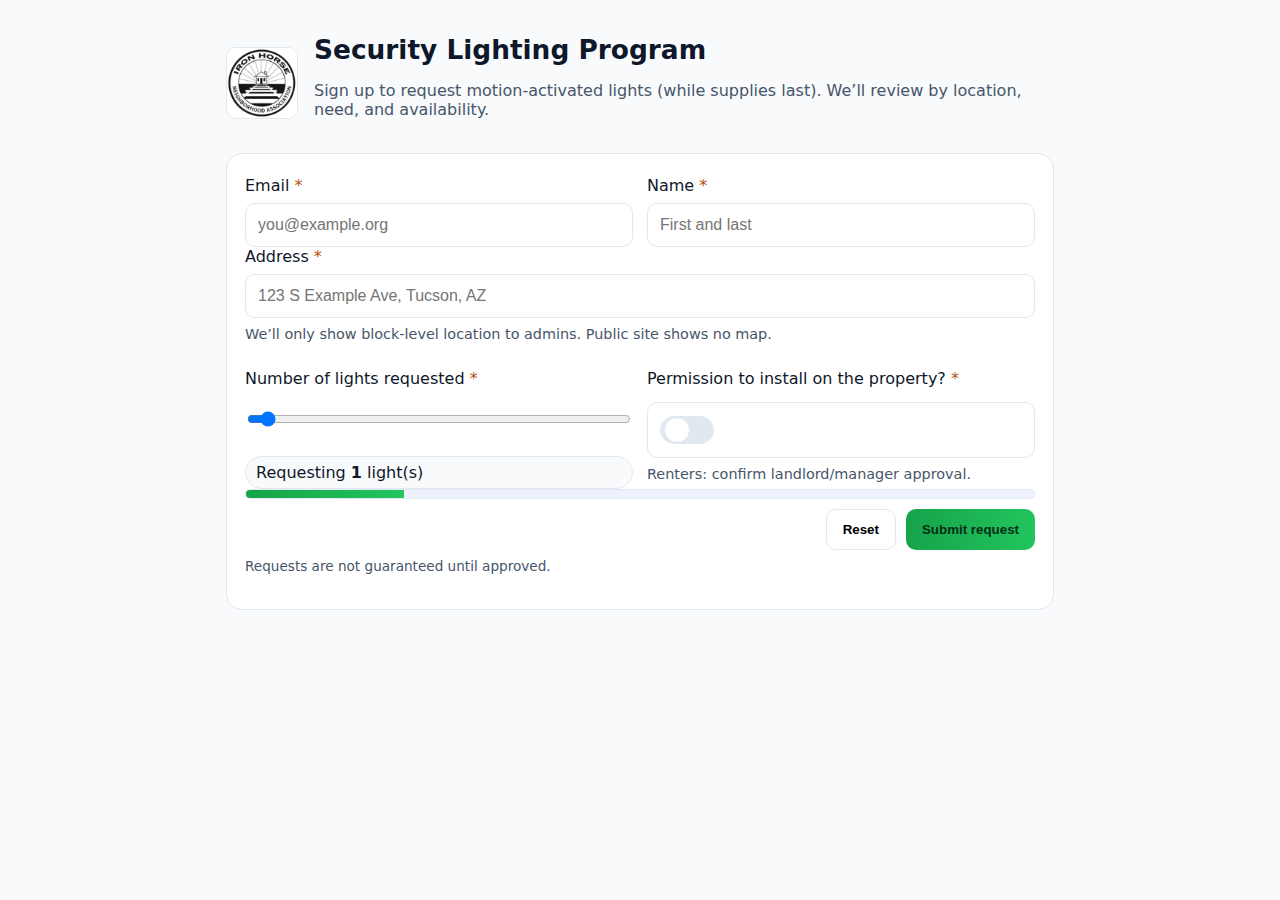
<file: lighting-program/index.html>
<!doctype html>
<html lang="en">
<head>
<meta charset="utf-8"/>
<meta name="viewport" content="width=device-width,initial-scale=1"/>
<title>Iron Horse – Security Lighting Sign-Up</title>
<link rel="stylesheet" href="style.css"/>
<link rel="icon" href="assets/favicon.png">
</head>
<body>
  <main class="wrap">
    <header class="hero">
      <img src="assets/logo.png" alt="Iron Horse Neighborhood Association" class="logo">
      <div>
        <h1>Security Lighting Program</h1>
        <p>Sign up to request motion-activated lights (while supplies last). We’ll review by location, need, and availability.</p>
      </div>
    </header>

    <form id="lightingForm" novalidate>
      <div class="grid two">
        <label class="field">
          <span>Email <em>*</em></span>
          <input id="email" name="email" type="email" placeholder="you@example.org" required/>
          <small class="err" data-for="email">Enter a valid email.</small>
        </label>

        <label class="field">
          <span>Name <em>*</em></span>
          <input id="name" name="name" type="text" placeholder="First and last" required/>
          <small class="err" data-for="name">Name is required.</small>
        </label>
      </div>

      <label class="field">
        <span>Address <em>*</em></span>
        <input id="address" name="address" type="text" placeholder="123 S Example Ave, Tucson, AZ" required/>
        <small class="help">We’ll only show block-level location to admins. Public site shows no map.</small><br>
        <small class="err" data-for="address">Address is required.</small>
      </label>

      <div class="grid two">
        <label class="field">
          <span>Number of lights requested <em>*</em></span>
          <input id="lights" name="lights" type="range" min="1" max="3" value="1" step="1"/>
          <div class="tag">Requesting <strong id="lightsVal">1</strong> light(s)</div>
        </label>

        <label class="field">
          <span>Permission to install on the property? <em>*</em></span>
          <div class="switch">
            <input id="perm" name="permission" type="checkbox"/>
            <div class="slider" role="switch" aria-checked="false" tabindex="0"></div>
          </div>
          <small class="help">Renters: confirm landlord/manager approval.</small>
          <small class="err" data-for="permission">You’ll need permission to participate.</small>
        </label>
      </div>

      <div id="helpWrap" class="hidden">
        <label class="field">
          <span>Installation help needed?</span>
          <select id="installhelp" name="installhelp">
            <option value="no">No, I can install myself</option>
            <option value="yes">Yes, I will need help installing</option>
          </select>
        </label>
      </div>
      <div class="status">
        <div class="progress"><div id="bar" class="bar"></div></div>
      </div>

      <div class="actions">
        <button type="button" id="resetBtn" class="btn ghost">Reset</button>
        <button type="button" id="submitBtn" class="btn primary">Submit request</button>
      </div>
      <p class="tiny">Requests are not guaranteed until approved.</p>
    </form>

    <div id="toast" class="toast" role="status" aria-live="polite">Thanks! We received your request.</div>
  </main>

  <script>
    window.GAS_URL = "https://script.google.com/macros/s/AKfycbxyAaNJnQA_Gxm0IP1KTXw-1B4ngSLIm-QGvFygzHXH3hyBRM4fECKGKC9B2QfZK2-r/exec";
    window.PUBLIC_SETTINGS = { budget:1000, costPerLight:18, distributed:0 };
  </script>
  <script src="app.js"></script>
</body>
</html>
</file>
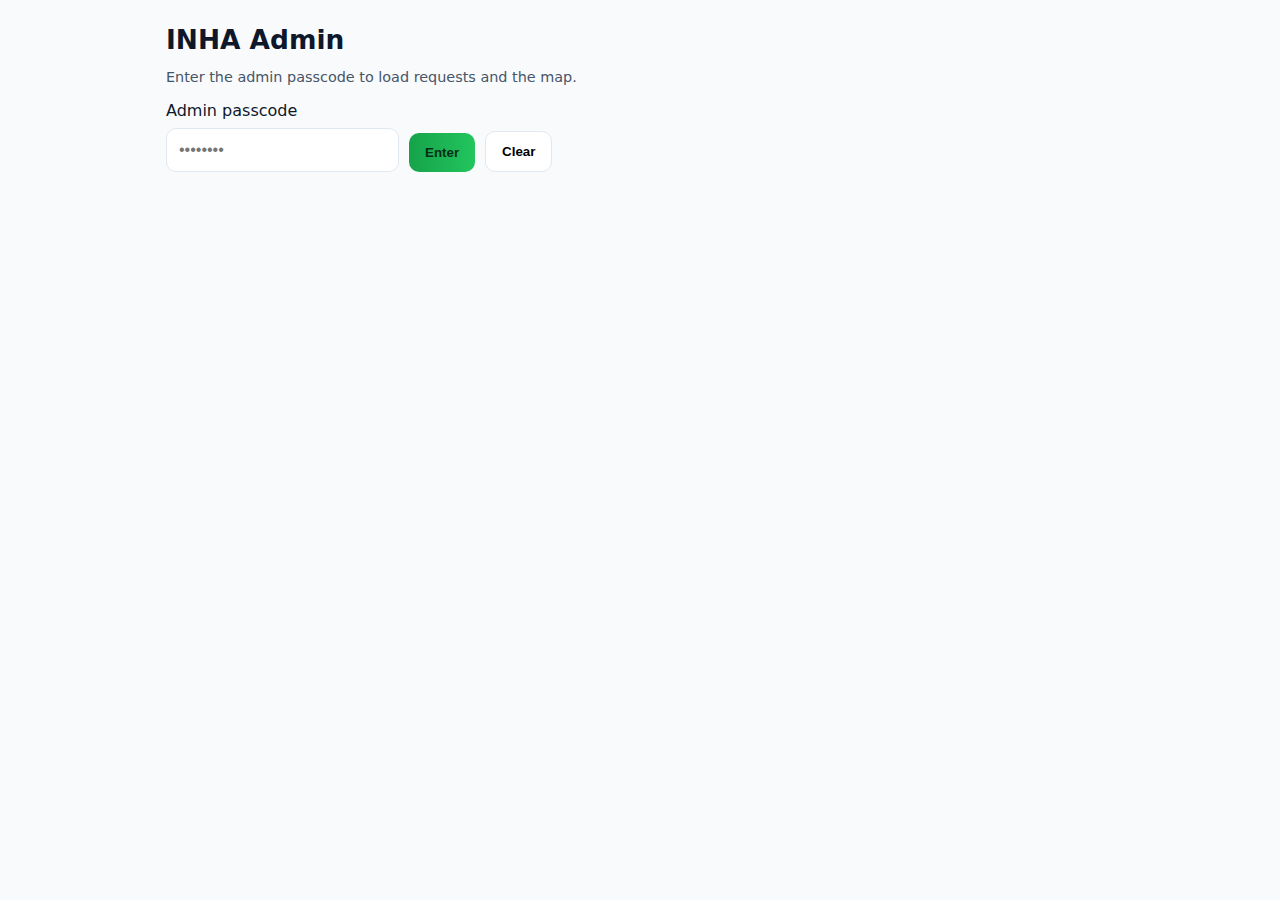
<file: lighting-program/admin/index.html>
<!doctype html>
<html lang="en">
<head>
  <meta charset="utf-8"/>
  <meta name="viewport" content="width=device-width,initial-scale=1"/>
  <title>INHA Admin – Lighting Program</title>
  <meta name="robots" content="noindex,nofollow">
  <link rel="stylesheet" href="../style.css"/>
  <style>
    main{max-width:980px;margin:24px auto;padding:0 16px}
    .modal{display:flex;gap:10px;align-items:flex-end;margin:16px 0}
    #map{height:520px}
  </style>
</head>
<body>
<main>
  <h1>INHA Admin</h1>
  <p class="help">Enter the admin passcode to load requests and the map.</p>

  <div id="gate" class="modal">
    <label class="field" style="max-width:360px">
      <span>Admin passcode</span>
      <input id="pass" type="password" placeholder="••••••••"/>
    </label>
    <button id="enter" class="btn primary">Enter</button>
    <button id="clear" class="btn ghost" title="Clear saved passcode">Clear</button>
    <small id="msg" class="help"></small>
  </div>

  <section id="app" class="hidden">
    <div class="card" style="border:1px solid #e2e8f0;border-radius:12px;padding:12px;background:#fff">
      <div class="actions" style="justify-content:flex-start">
        <button id="refresh" class="btn ghost">Refresh</button>
        <a id="csv" class="btn ghost" href="#" target="_blank" rel="noopener">Download CSV</a>
      </div>
      <h3>Admin Map</h3>
      <div id="map"></div>
    </div>
  </section>
</main>

<script>
  // ====== FILL THESE IN ======
  const GAS_BASE = "YOUR_APPS_SCRIPT_WEB_APP_URL"; // e.g., https://script.google.com/macros/s/.../exec
  const MAPS_KEY = "YOUR_MAPS_BROWSER_KEY";        // from Google Cloud Console (Maps JavaScript API)
  // ===========================

  const els = {
    gate: document.getElementById('gate'),
    pass: document.getElementById('pass'),
    enter: document.getElementById('enter'),
    clear: document.getElementById('clear'),
    app: document.getElementById('app'),
    msg: document.getElementById('msg'),
    csv: document.getElementById('csv'),
  };

  function saveToken(tok){ localStorage.setItem('inha_admin_token', tok); }
  function getToken(){ return localStorage.getItem('inha_admin_token') || ''; }
  function clearToken(){ localStorage.removeItem('inha_admin_token'); }

  async function fetchJSON(type){
    const token = getToken();
    const url = `${GAS_BASE}?type=${encodeURIComponent(type)}&token=${encodeURIComponent(token)}`;
    const res = await fetch(url, {mode:'cors'});
    if(!res.ok) throw new Error('Request failed');
    return res.json();
  }

  async function loadAll(){
    try{
      const [participants, incidents] = await Promise.all([
        fetchJSON('participants'),
        fetchJSON('incidents')
      ]);
      initMap(participants.data || [], incidents.data || []);
      els.csv.href = `${GAS_BASE}?type=csv&token=${encodeURIComponent(getToken())}`;
      els.msg.textContent = '';
    }catch(e){
      els.msg.textContent = 'Invalid passcode or backend error.';
      els.app.classList.add('hidden');
      els.gate.style.display = 'flex';
    }
  }

  els.enter.onclick = async () => {
    const tok = els.pass.value.trim();
    if(!tok){ els.msg.textContent = 'Enter a passcode.'; return; }
    saveToken(tok);
    await loadAll();
    els.gate.style.display = 'none';
    els.app.classList.remove('hidden');
  };
  els.clear.onclick = () => { clearToken(); els.msg.textContent='Cleared saved passcode.'; };

  // Try auto-load with saved token
  (async () => {
    const tok = getToken();
    if(tok){
      try{ await loadAll(); els.gate.style.display='none'; els.app.classList.remove('hidden'); }
      catch{ /* invalid -> keep gate visible */ }
    }
  })();

  // Map loader
  function initMap(participants, incidents){
    const script = document.createElement('script');
    script.src = `https://maps.googleapis.com/maps/api/js?key=${encodeURIComponent(MAPS_KEY)}&callback=__initAdminMap`;
    script.async = true; script.defer = true;
    window.__initAdminMap = () => {
      const map = new google.maps.Map(document.getElementById('map'), {
        center: {lat:32.223, lng:-110.965}, zoom: 15, mapTypeControl:false, streetViewControl:false
      });
      participants.filter(d => d.status==='Approved' && d.lat_round && d.lng_round).forEach(d=>{
        new google.maps.Marker({
          position:{lat:d.lat_round, lng:d.lng_round}, map,
          label:{text:String(d.lights||1), fontSize:'12px'}
        });
      });
      incidents.forEach(d=>{
        if(d.lat && d.lng){
          new google.maps.Marker({
            position:{lat:d.lat, lng:d.lng}, map,
            icon:{path:google.maps.SymbolPath.CIRCLE, scale:5, fillColor:'#ef4444', fillOpacity:.9, strokeColor:'#7f1d1d', strokeWeight:1}
          });
        }
      });
    };
    document.body.appendChild(script);
  }

  document.getElementById('refresh').onclick = loadAll;
</script>
</body>
</html>
</file>
<file: lighting-program/style.css>
:root{
  --bg:#f8fafc; --card:#fff; --ink:#0f172a; --muted:#475569; --line:#e2e8f0;
  --accent:#16a34a; --accent2:#22c55e; --error:#b91c1c;
  --focus:0 0 0 3px rgb(34 197 94 / .28);
}

/* Layout */
*{box-sizing:border-box}
body{margin:0;background:var(--bg);color:var(--ink);
  font-family:ui-sans-serif,system-ui,-apple-system,Segoe UI,Roboto,Arial}
.wrap{max-width:860px;margin:32px auto;padding:0 16px}

/* Header */
.hero{display:flex;gap:16px;align-items:center;margin:8px 0 18px}
.logo{width:72px;height:72px;border:1px solid var(--line);border-radius:10px;background:#fff}
h1{margin:.1rem 0 .2rem;font-size:1.65rem}
p{color:var(--muted)}

/* Card & form */
form{background:var(--card);border:1px solid var(--line);border-radius:16px;padding:22px 18px}
.grid{display:grid;gap:14px}
.grid.two{grid-template-columns:1fr}
@media(min-width:760px){ .grid.two{grid-template-columns:1fr 1fr} }

.field{display:grid;gap:8px}
.field input,.field select{
  border:1px solid var(--line);border-radius:10px;padding:12px;font-size:1rem;background:#fff;
}
.field input:focus,.field select:focus{outline:none;box-shadow:var(--focus);border-color:#a7f3d0}
.help{color:var(--muted);font-size:.9rem}
.err{display:none;color:var(--error);font-size:.9rem}
em{color:#b45309;font-style:normal}

/* Permission switch */
.switch{
  display:flex;justify-content:space-between;align-items:center;border:1px solid var(--line);
  border-radius:10px;padding:10px 12px;background:#fff
}
.switch input{display:none}
.slider{
  width:54px;height:28px;border-radius:999px;background:#e2e8f0;border:1px solid var(--line);position:relative
}
.slider::after{
  content:"";position:absolute;top:50%;left:3px;transform:translateY(-50%);
  width:24px;height:24px;border-radius:50%;background:#fff;border:1px solid var(--line);transition:left .2s
}
.switch input:checked + .slider{background:linear-gradient(90deg,var(--accent),var(--accent2))}
.switch input:checked + .slider::after{left:27px;background:#f0fff4}

/* Lights range */
.tag{margin-top:6px;display:inline-block;border:1px solid var(--line);border-radius:999px;padding:6px 10px;background:#f8fafc}

/* Conditional block */
.hidden{display:none}

/* Progress */
.progress{height:10px;background:#eef2ff;border:1px solid var(--line);border-radius:999px;overflow:hidden}
.bar{height:100%;width:14%;background:linear-gradient(90deg,var(--accent),var(--accent2));transition:width .25s}

/* Actions */
.actions{display:flex;gap:10px;justify-content:flex-end;margin-top:10px}
.btn{border:none;border-radius:10px;padding:12px 16px;font-weight:700;cursor:pointer}
.btn.primary{background:linear-gradient(90deg,var(--accent),var(--accent2));color:#052e16}
.btn.ghost{background:#fff;border:1px solid var(--line)}
.tiny{color:var(--muted);font-size:.85rem;margin-top:8px}

/* Toast */
.toast{
  position:fixed;left:50%;bottom:24px;transform:translateX(-50%) translateY(20px);
  background:#f0fdf4;border:1px solid #86efac;color:#14532d;padding:12px 16px;border-radius:12px;
  box-shadow:0 10px 30px rgba(2,6,23,.12);opacity:0;pointer-events:none;transition:all .25s
}
.toast.show{opacity:1;transform:translateX(-50%) translateY(0);pointer-events:auto}
</file>
